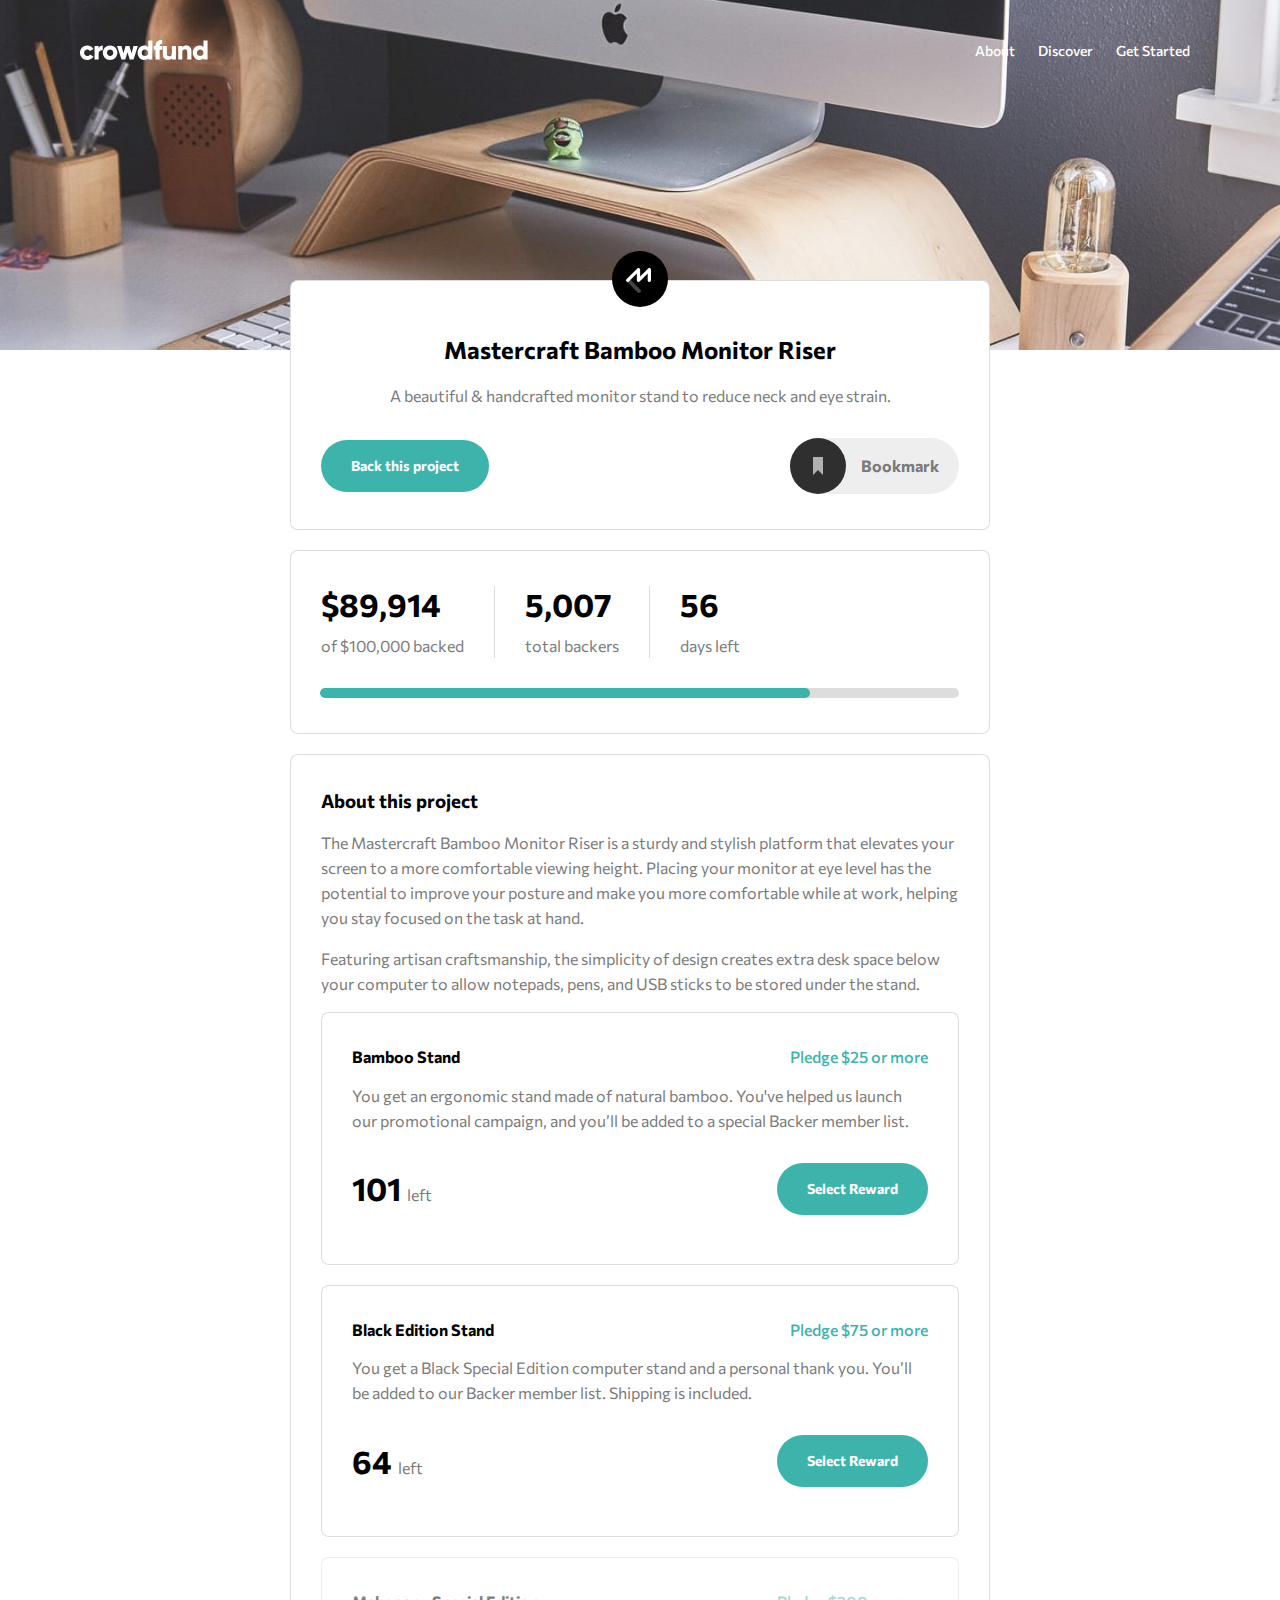
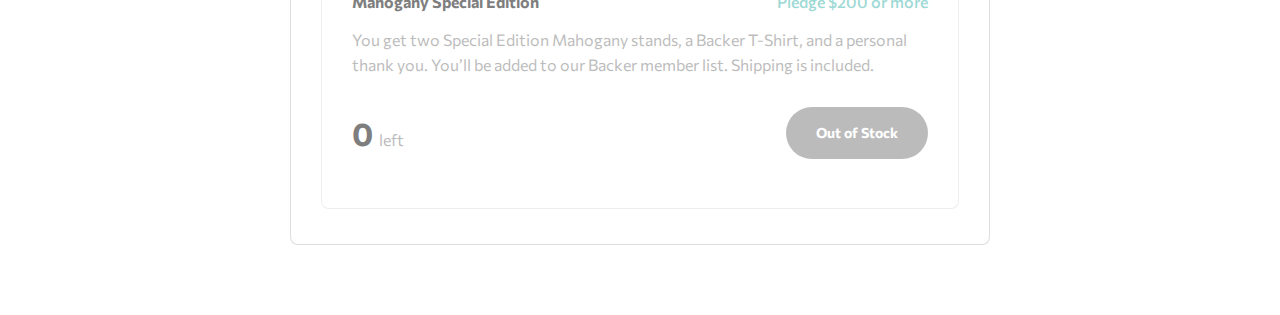
<file: index.html>
<!DOCTYPE html>
<html lang="en">

<head>
  <meta charset="UTF-8">
  <meta name="viewport" content="width=device-width, initial-scale=1.0">
  <!-- displays site properly based on user's device -->

  <link rel="icon" type="image/png" sizes="32x32" href="./images/favicon-32x32.png">

  <title>Frontend Mentor | Crowdfunding product page</title>

  <!--Normalize-->
  <link rel="stylesheet" href="./style/normalize.css">

  <!--Estilos-->
  <link rel="stylesheet" href="./style/style.css">

</head>

<body>
  <header class="hero">
    <nav class="nav" id="nav">
      <img src="./images/logo.svg">
      <img src="./images/icon-hamburger.svg" id="icon-hamburger" class="nav-icon">
      <div class="nav__enlaces">
        <a href="" class="nav__enlaces-link">About</a>
        <a href="" class="nav__enlaces-link link-border">Discover</a>
        <a href="" class="nav__enlaces-link">Get Started</a>
      </div>
    </nav>
  </header>

  <main class="main" id="main-contenedor">

    <div class="card card-monitor">
      <img src="./images/logo-mastercraft.svg" alt="logo-mastercraft" class="logo-mastecraft">
      <h2>Mastercraft Bamboo Monitor Riser</h2>
      <p class="text-gray">A beautiful & handcrafted monitor stand to reduce neck and eye strain.</p>
      <div class="card__boton">
        <button class="btn" id="back-project">Back this project</button>
        <button class="btn-bookmark">
          <svg width="56" height="56" xmlns="http://www.w3.org/2000/svg" class="icon-bookmark">
            <g fill="none" fill-rule="evenodd">
              <circle fill="#2F2F2F" cx="28" cy="28" r="28" />
              <path fill="#B1B1B1" d="M23 19v18l5-5.058L33 37V19z" />
            </g>
          </svg>
          <span class="btn-text">Bookmark</span>
        </button>
      </div>
    </div>
    <div class="card card__info">
      <div class="card__info-contenedor">
        <div>
          <h1 class="card__info-titulo">$89,914</h1>
          <p class="text-gray card__info-texto">of $100,000 backed</p>
        </div>
        <div class="card__info-item">
          <h1 class="card__info-titulo">5,007</h1>
          <p class="text-gray card__info-texto">total backers</p>
        </div>
        <div>
          <h1 class="card__info-titulo">56</h1>
          <p class="text-gray card__info-texto">days left</p>
        </div>
      </div>
      <div class="card__info-range"></div>
    </div>
    <div class="card">
      <h3 class="card-titulo">About this project</h3>
      <p class="text-gray">The Mastercraft Bamboo Monitor Riser is a sturdy and stylish platform that elevates your
        screen
        to a more comfortable viewing height. Placing your monitor at eye level has the potential to improve
        your posture and make you more comfortable while at work, helping you stay focused on the task at hand.</p>
      <p class="text-gray">Featuring artisan craftsmanship, the simplicity of design creates extra desk space below your
        computer
        to allow notepads, pens, and USB sticks to be stored under the stand.</p>
      <div class="card__plan">
        <div class="card__plan-item card">
          <div class="card__plan-nombre">
            <p class="card__texto-black">Bamboo Stand</p>
            <p class="card__texto-cyan">Pledge $25 or more</p>
          </div>
          <p class="text-gray">You get an ergonomic stand made of natural bamboo. You've helped us launch our
            promotional campaign, and
            you’ll be added to a special Backer member list.</p>
          <div class="card__plan-restante">
            <h1 class="text-black">101 <span class="text-gray">left</span></h1>
            <button class="btn select-reward" name="bambo">Select Reward</button>
          </div>
        </div>
        <div class="card__plan-item card">
          <div class="card__plan-nombre">
            <p class="card__texto-black">Black Edition Stand</p>
            <p class="card__texto-cyan">Pledge $75 or more</p>
          </div>
          <p class="text-gray">You get a Black Special Edition computer stand and a personal thank you. You’ll be added
            to our Backer
            member list. Shipping is included.</p>
          <div class="card__plan-restante">
            <h1 class="text-black">64 <span class="text-gray">left</span></h1>
            <button class="btn select-reward" name="black-edition">Select Reward</button>
          </div>
        </div>
        <div class="card__plan-item card card-disable">
          <div class="card__plan-nombre">
            <p class="card__texto-black">Mahogany Special Edition</p>
            <p class="card__texto-cyan">Pledge $200 or more</p>
          </div>
          <p class="text-gray">You get two Special Edition Mahogany stands, a Backer T-Shirt, and a personal thank you.
            You’ll be added
            to our Backer member list. Shipping is included.</p>
          <div class="card__plan-restante">
            <h1 class="text-black">0 <span class="text-gray">left</span></h1>
            <button class="btn btn-agotado" disabled>Out of Stock</button>
          </div>
        </div>
      </div>
    </div>
    <!-- Selection modal start -->
    <div class="select__modal">
      <img src="./images/icon-close-modal.svg" class="select__modal-close">
      <h3 class="card-titulo">Back this project</h3>
      <p class="text-gray">Want to support us in bringing Mastercraft Bamboo Monitor Riser out in the world?</p>
      <div class="card__plan">

        <div class="card__plan-item card">
          <div class="card__plan-select">
            <input type="radio" name="group__modal" id="">
            <div class="card__plan-nombre">
              <p class="card__texto-black">Pledge with no reward</p>
            </div>
          </div>
          <p class="text-gray">Choose to support us without a reward if you simply believe in our project. As a backer,
            you will be signed up to receive product updates via email.</p>
          <div class="selected__pledge">
            <p class="text-gray">Enter your pledge</p>
            <div class="selected__pledge-process">
              <input type="text" name="" id="" maxlength="3" class="selected__pledge-input">
              <span class="text-gray moneda">$</span>
              <button class="btn">Continue</button>
            </div>
          </div>
        </div>

        <div class="card__plan-item card">
          <div class="card__plan-select">
            <input type="radio" name="group__modal" value="prueba" id="bambo">
            <div class="card__plan-nombre">
              <p class="card__texto-black">Bamboo Stand</p>
              <p class="card__texto-cyan">Pledge $25 or more</p>
            </div>
          </div>
          <p class="text-gray">You get an ergonomic stand made of natural bamboo. You've helped us launch our
            promotional campaign, and
            you’ll be added to a special Backer member list.</p>
          <h3 class="text-restate">101 <span class="text-gray">left</span></h3>
          <div class="selected__pledge">
            <p class="text-gray">Enter your pledge</p>
            <div class="selected__pledge-process">
              <input type="text" name="" id="" value="25" class="selected__pledge-input">
              <span class="text-gray moneda">$</span>
              <button class="btn">Continue</button>
            </div>
          </div>
        </div>

        <div class="card__plan-item card">
          <div class="card__plan-select">
            <input type="radio" name="group__modal" id="black-edition">
            <div class="card__plan-nombre">
              <p class="card__texto-black">Black Edition Stand</p>
              <p class="card__texto-cyan">Pledge $75 or more</p>
            </div>
          </div>
          <p class="text-gray">You get a Black Special Edition computer stand and a personal thank you. You’ll be added
            to our Backer
            member list. Shipping is included.</p>
          <h3 class="text-restate">64 <span class="text-gray">left</span></h3>
          <div class="selected__pledge">
            <p class="text-gray">Enter your pledge</p>
            <div class="selected__pledge-process">
              <input type="text" name="" id="" value="75" class="selected__pledge-input">
              <span class="text-gray moneda">$</span>
              <button class="btn">Continue</button>
            </div>
          </div>
        </div>
        <div class="card__plan-item card card-disable">
          <div class="card__plan-select">
            <input type="radio" name="group__modal" id="" disabled>
            <div class="card__plan-nombre">
              <p class="card__texto-black">Mahogany Special Edition</p>
              <p class="card__texto-cyan">Pl edge $200 or more</p>
            </div>
          </div>
          <p class="text-gray">You get two Special Edition Mahogany stands, a Backer T-Shirt, and a personal thank you.
            You’ll be added
            to our Backer member list. Shipping is included.</p>
          <h3 class="text-restate">0 <span class="text-gray">left</span></h3>
        </div>

      </div>
    </div>
    <!-- Success modal start -->
    <div class="success__modal">
      <img src="./images/icon-check.svg" aria-hidden="true">
      <h3 class="text-black">Thanks for your support!</h3>
      <p class="text-gray">Your pledge brings us one step closer to sharing Mastercraft Bamboo Monitor Riser worldwide.
        You will get
        an email once our campaign is completed.</p>
      <button class="btn">Got it!</button>
    </div>
  </main>

  <script src="./js/script.js"></script>

  <!-- Enter your pledge
  $200
  Continue
 -->

</body>

</html>
</file>
<file: style/style.css>
@import url('https://fonts.googleapis.com/css2?family=Commissioner:wght@400;500;700&display=swap');
:root {
    --font : 'Commissioner', sans-serif;
    --white : #FFFFFF;
    --moderate-cyan : hsl(176, 50%, 47%);
    --dark-cyan : hsl(176, 72%, 28%);
    --black : hsl(0, 0%, 0%);
    --dark-gray : hsl(0, 0%, 48%)
}

body {
    font-family: var(--font);
}

.hero {
    background-image: url("../images/image-hero-mobile.jpg");
    background-size: cover;
    background-repeat: no-repeat;
    height: 300px;    
}

.nav {
    display: flex;
    flex-direction: row;
    align-items: center;
    justify-content: space-between;
    padding: 25px;
    position: relative;
}
.nav-icon {
    cursor: pointer;
}
.nav__enlaces{
    position: absolute;
    left: 25px;
    right: 25px;
    background: var(--white);
    top: 90px;
    border-radius: 8px;
    -webkit-border-radius: 8px;
    -moz-border-radius: 8px;
    -ms-border-radius: 8px;
    -o-border-radius: 8px;
    z-index: 50;
    display: none;
}
.nav__enlaces-link {
    display: block;
    text-decoration: none;
    padding: 25px 20px;
    color: var(--black);
    font-weight: 500;
}
.link-border {
    border-top: 1px solid #0002;
    border-bottom: 1px solid #0002;
}

.main {
    position: relative;
    top: -70px;
    display: flex;
    flex-direction: column;
    gap: 20px;
    margin: 15px 25px;
}
.card {
    background: var(--white);
    border: 1px solid #0002;
    padding: 30px 23px;
    border-radius: 8px;
    -webkit-border-radius: 8px;
    -moz-border-radius: 8px;
    -ms-border-radius: 8px;
    -o-border-radius: 8px;
}

.card-monitor {
    text-align: center;
    position: relative;
}
.logo-mastecraft{
    position: absolute;
    display: inline-block;
    margin: auto;
    top: -30px;
    right: 0;
    left: 0;
}
.card__boton {
    display: flex;
    align-items: center;
    justify-content: center;
    gap: 10px;
    margin-top: 20px;
}
.btn {
    border-radius: 100px;
    -webkit-border-radius: 100px;
    -moz-border-radius: 100px;
    -ms-border-radius: 100px;
    -o-border-radius: 100px;
    padding: 18px 25px;
    border: none;
    background: var(--moderate-cyan);
    color: var(--white);
    font-weight: 700;
    font-size: 14px;
    cursor: pointer;
}
.btn-agotado {
    background: var(--dark-gray);
    cursor: no-drop;
}
.btn-text {
    display: none;
}
.btn-bookmark{
    border-radius: 100px;
    border: none;
    -webkit-border-radius: 100px;
    -moz-border-radius: 100px;
    -ms-border-radius: 100px;
    -o-border-radius: 100px;
    padding: 0;
    margin: 0;
    background: transparent;
}
.card-titulo {
    margin-top: 0;
}

.text-gray{
    color: var(--dark-gray);
    font-size: 14px;
    line-height: 20px;
    font-weight: 400;
}
.text-black {
    color: var(--black);
    font-weight: 700;
}
.card__info {
    display: flex;
    flex-direction: column;
    align-items: center;
    gap: 20px;
    text-align: center;
}
.card__info-item{
    border-top : 1px solid #0002;
    border-bottom : 1px solid #0002;
    padding-top: 20px;
    padding-bottom: 20px;
}
.card__info-texto{
    margin: 0;
}
.card__info-titulo{
    margin: 0;
}
.card__info-titulo{
    margin-bottom: 10px;
}
.card__info-range {
    width: 100%;
    background: #0002;
    height: 10px;
    border-radius: 100px;
    -webkit-border-radius: 100px;
    -moz-border-radius: 100px;
    -ms-border-radius: 100px;
    -o-border-radius: 100px;
}
.card__info-range::after {
    content: "";
    width: 70%;
    height: 10px;
    left: 23px;
    background: var(--moderate-cyan);
    position: absolute;
    border-radius: 100px;
    -webkit-border-radius: 100px;
    -moz-border-radius: 100px;
    -ms-border-radius: 100px;
    -o-border-radius: 100px;
}
.card__plan{
    display: flex;
    flex-direction: column;
    gap: 20px;
}
.card-disable {
    opacity: .5;
}
.card__plan-nombre .card__texto-black{
    color: var(--black);
    font-weight: 700;
    margin: 0;
}
.card__plan-nombre .card__texto-cyan {
    color: var(--moderate-cyan);
    font-weight: 500;
    margin-top: 10px;
    margin-bottom: 0;
}
.card__plan-select {
    display: inline-flex;
    align-items: center;
    gap: 15px;
}
.card__plan-select [type="radio"]{
    width: 20px;
    height: 20px;
    outline: none;
}

.select__modal {
    position: absolute;
    top: -100px;
    z-index: 100;
    background-color: var(--white);
    padding: 30px 20px;
    border-radius: 10px;
    -webkit-border-radius: 10px;
    -moz-border-radius: 10px;
    -ms-border-radius: 10px;
    -o-border-radius: 10px;
    display: none;
}
.select__modal-close {
    position: absolute;
    right: 25px;
    top: 33px;
    cursor: pointer;
}
.selected__pledge-process{
    display: flex;
    justify-content: space-between;
    align-items: center;
    position: relative;
}
.moneda {
    font-weight: 700;
    color: var(--dark-gray);
    position: absolute;
    left: 25px;
}
.selected__pledge {
    position: relative;
    display: none;
}
.selected__pledge::after {
    content: "";
    position: absolute;
    top: -20px;
    left: -23px;
    width: calc(100% + 46px);
    height: 1px;
    background-color: #0002;
}
.selected__pledge .text-gray{
    text-align: center;
}
.selected__pledge-input{
    max-width: 60px;
    padding: 15px 20px;
    outline: none;
    border: 1px solid #0002;
    border-radius: 100px;
    -webkit-border-radius: 100px;
    -moz-border-radius: 100px;
    -ms-border-radius: 100px;
    -o-border-radius: 100px;
    font-weight: 700;
    color: var(--black);
    text-align: center;
}

.success__modal {
    background: var(--white);
    border-radius: 10px;
    -webkit-border-radius: 10px;
    -moz-border-radius: 10px;
    -ms-border-radius: 10px;
    -o-border-radius: 10px;
    text-align: center;
    display: none;
    padding: 30px 20px;
    position: absolute;
    z-index: 50;
}
.success__modal .btn {
    padding: 15px 30px;
}

/*Java Script*/

.nav-activo .nav__enlaces {
    display: block;
}
.select__modal-activo{
    display: block;
}
.fondo::after {
    content: "";
    position: fixed;
    background: #0004;
    top: 0;
    right: 0;
    bottom: 0;
    left: 0;
    width: 100%;
}
.card__plan-activo{
    border: 1px solid var(--moderate-cyan);
}
.card__plan-activo .selected__pledge {
    display: block;
    margin-top: 40px;
}
.success__modal-activo {
    display: block;
}

@media (min-width:700px){
    .hero {
        background-image: url("../images/image-hero-desktop.jpg");
        background-position: center;
        height: 350px;
    }
    .nav{
        padding: 40px 5em;
    }
    .nav-icon {
        display: none;
    }
    .nav__enlaces {
        display: block;
        position: relative;
        top: inherit;
        left: inherit;
        right: inherit;
        background: none;
        z-index: inherit;
    } 
    .link-border {
        border: none;
    }
    .nav__enlaces-link {
        padding: 0;
        display: inline-block;
        padding: 0 10px;
        color: white;
        font-size: 14px;
    }
    .main {
        max-width: 700px;
        margin: auto;
    }
    .card__boton{
        justify-content: space-between;
        margin-top: 30px;
    }
    .btn {
        padding: 18px 30px;
        transition: background ease 1s;
        -webkit-transition: background ease 1s;
        -moz-transition: background ease 1s;
        -ms-transition: background ease 1s;
        -o-transition: background ease 1s;
}
    .btn:hover {
        background: var(--dark-cyan);
    }
    .btn-bookmark {
        display: inline-flex;
        align-items: center;
        background: #0001;
        padding-right: 20px;
        cursor: pointer;
        outline: none;
}
    .btn-text{
        display: inline-block;
        padding-left: 15px;
        color:var(--dark-gray);
        font-weight: 700;
    }
    .btn-agotado:hover{
        background: var(--dark-gray);
    }
    .btn-bookmark:focus .btn-text{
        color: var(--dark-cyan);
    }
    .btn-bookmark:focus > .icon-bookmark circle {
        fill: var(--dark-cyan);
    }
    .btn-bookmark:focus > .icon-bookmark path{
        fill: var(--white);
    }
    

    .card {
        padding: 35px 30px;
    }
    
    .card__info {
        align-items: inherit;
        gap: 30px;
    }
    .card__info-range::after{
        left: 30px;
    }

    .card__info-contenedor {
        display: flex;
        flex-direction: row;
        align-items: center;
        gap: 30px;
        text-align: left;
    }
    .card__info-item {
        border-top: 0;
        border-bottom: 0;
        border-left: 1px solid #0002;
        border-right: 1px solid #0002;
        padding: 0 30px;
    }
    .card__plan-nombre {
        display: flex;
        justify-content: space-between;
        gap: 20px;
    }
    .card__plan-nombre .card__texto-cyan {
        margin: 0;
    }
    .card__plan-restante {
        display: flex;
        flex-direction: row;
        justify-content: space-between;
        align-items: center;
    }
    .text-gray {
        font-size: 16px;
        line-height: 25px;
    }

    .success__modal {
        margin: auto;
        max-width: 450px;
        left: 10%;
        right: 10%;
    }
    .card__plan-item {
        position: relative;
    }
    .text-restate{
        position: absolute;
        top: 20px;
        right: 30px;
    }
}

@media (min-width:1440px){
    .hero{
        height: 400px;
    }
    .nav{
        padding: 50px 10.5em;
    }
    .main{
        top: -80px;
    }

}
</file>
